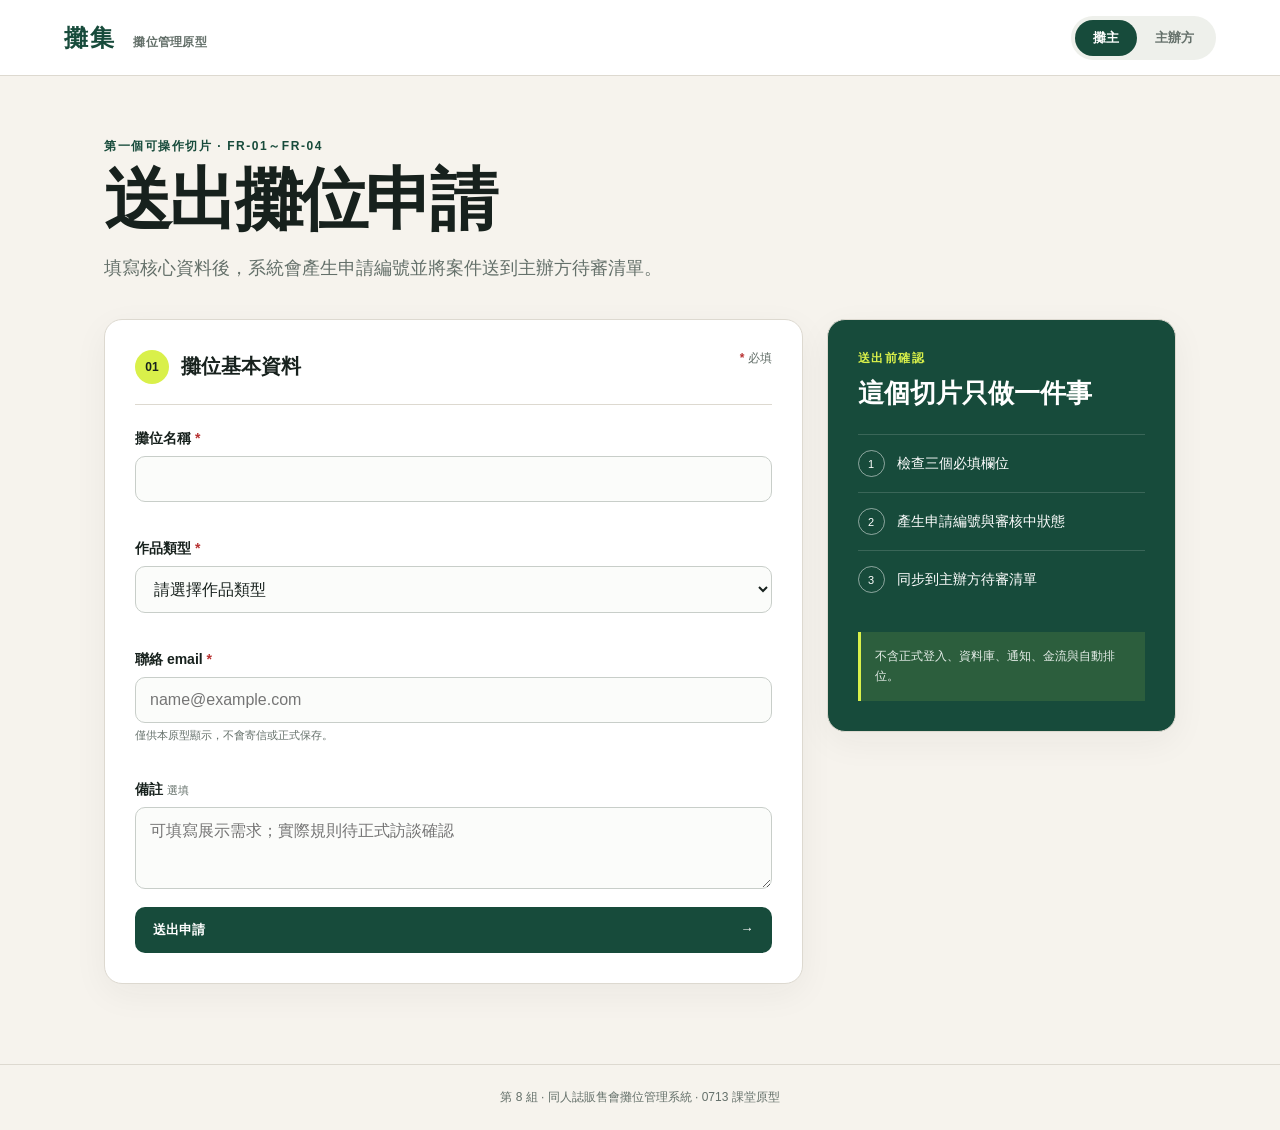
<file: 0713_Requirements_Code_/first_working_slice/index.html>
<!doctype html>
<html lang="zh-Hant">
<head>
  <meta charset="utf-8">
  <meta name="viewport" content="width=device-width, initial-scale=1">
  <title>攤集｜攤位申請原型</title>
  <link rel="stylesheet" href="styles.css">
</head>
<body>
  <header class="topbar">
    <a class="brand" href="#">攤集 <span>攤位管理原型</span></a>
    <nav aria-label="角色切換">
      <button class="role active" data-role="owner" aria-pressed="true">攤主</button>
      <button class="role" data-role="organizer" aria-pressed="false">主辦方</button>
    </nav>
  </header>

  <main>
    <section id="ownerView" class="view">
      <div class="hero">
        <p class="eyebrow">第一個可操作切片 · FR-01～FR-04</p>
        <h1>送出攤位申請</h1>
        <p>填寫核心資料後，系統會產生申請編號並將案件送到主辦方待審清單。</p>
      </div>

      <div class="layout">
        <form id="applicationForm" class="card" novalidate>
          <div class="card-heading">
            <div><span class="step">01</span><h2>攤位基本資料</h2></div>
            <span class="required-note"><b>*</b> 必填</span>
          </div>

          <label for="boothName">攤位名稱 <b>*</b></label>
          <input id="boothName" name="boothName" autocomplete="organization" aria-describedby="boothNameError">
          <p class="error" id="boothNameError"></p>

          <label for="category">作品類型 <b>*</b></label>
          <select id="category" name="category" aria-describedby="categoryError">
            <option value="">請選擇作品類型</option>
            <option>原創漫畫</option><option>二次創作</option><option>插畫／周邊</option><option>文字創作</option>
          </select>
          <p class="error" id="categoryError"></p>

          <label for="email">聯絡 email <b>*</b></label>
          <input id="email" name="email" type="email" autocomplete="email" placeholder="name@example.com" aria-describedby="emailHint emailError">
          <p class="hint" id="emailHint">僅供本原型顯示，不會寄信或正式保存。</p>
          <p class="error" id="emailError"></p>

          <label for="note">備註 <span>選填</span></label>
          <textarea id="note" name="note" rows="3" placeholder="可填寫展示需求；實際規則待正式訪談確認"></textarea>

          <button class="primary" type="submit">送出申請 <span>→</span></button>
        </form>

        <aside class="side-card">
          <p class="eyebrow">送出前確認</p>
          <h2>這個切片只做一件事</h2>
          <ol>
            <li><span>1</span>檢查三個必填欄位</li>
            <li><span>2</span>產生申請編號與審核中狀態</li>
            <li><span>3</span>同步到主辦方待審清單</li>
          </ol>
          <div class="scope-note">不含正式登入、資料庫、通知、金流與自動排位。</div>
        </aside>
      </div>

      <section id="successCard" class="success-card" hidden aria-live="polite">
        <div class="check">✓</div>
        <div><p class="eyebrow">申請已建立</p><h2 id="successId"></h2><p>送件時間：<span id="successTime"></span></p><p>目前狀態：<span class="status">審核中</span></p></div>
        <button id="goOrganizer" class="secondary">查看主辦方待審清單 →</button>
      </section>
    </section>

    <section id="organizerView" class="view" hidden>
      <div class="hero organizer-hero">
        <p class="eyebrow">主辦方工作台 · CHA-TASK-01</p>
        <h1>待審申請</h1>
        <p>此處只驗證攤主送件資料是否一致出現，不實作正式審核與資料保存。</p>
      </div>
      <div class="table-card">
        <div class="table-heading"><div><span class="live-dot"></span> 待處理案件</div><strong id="pendingCount">0 筆</strong></div>
        <div class="table-wrap">
          <table>
            <thead><tr><th>申請編號</th><th>攤位名稱</th><th>作品類型</th><th>送件時間</th><th>狀態</th></tr></thead>
            <tbody id="pendingBody"></tbody>
          </table>
        </div>
        <p id="emptyState" class="empty">目前沒有待審申請。請切換到攤主角色送出一筆資料。</p>
      </div>
    </section>
  </main>

  <footer>第 8 組 · 同人誌販售會攤位管理系統 · 0713 課堂原型</footer>
  <script src="app.js"></script>
</body>
</html>
</file>
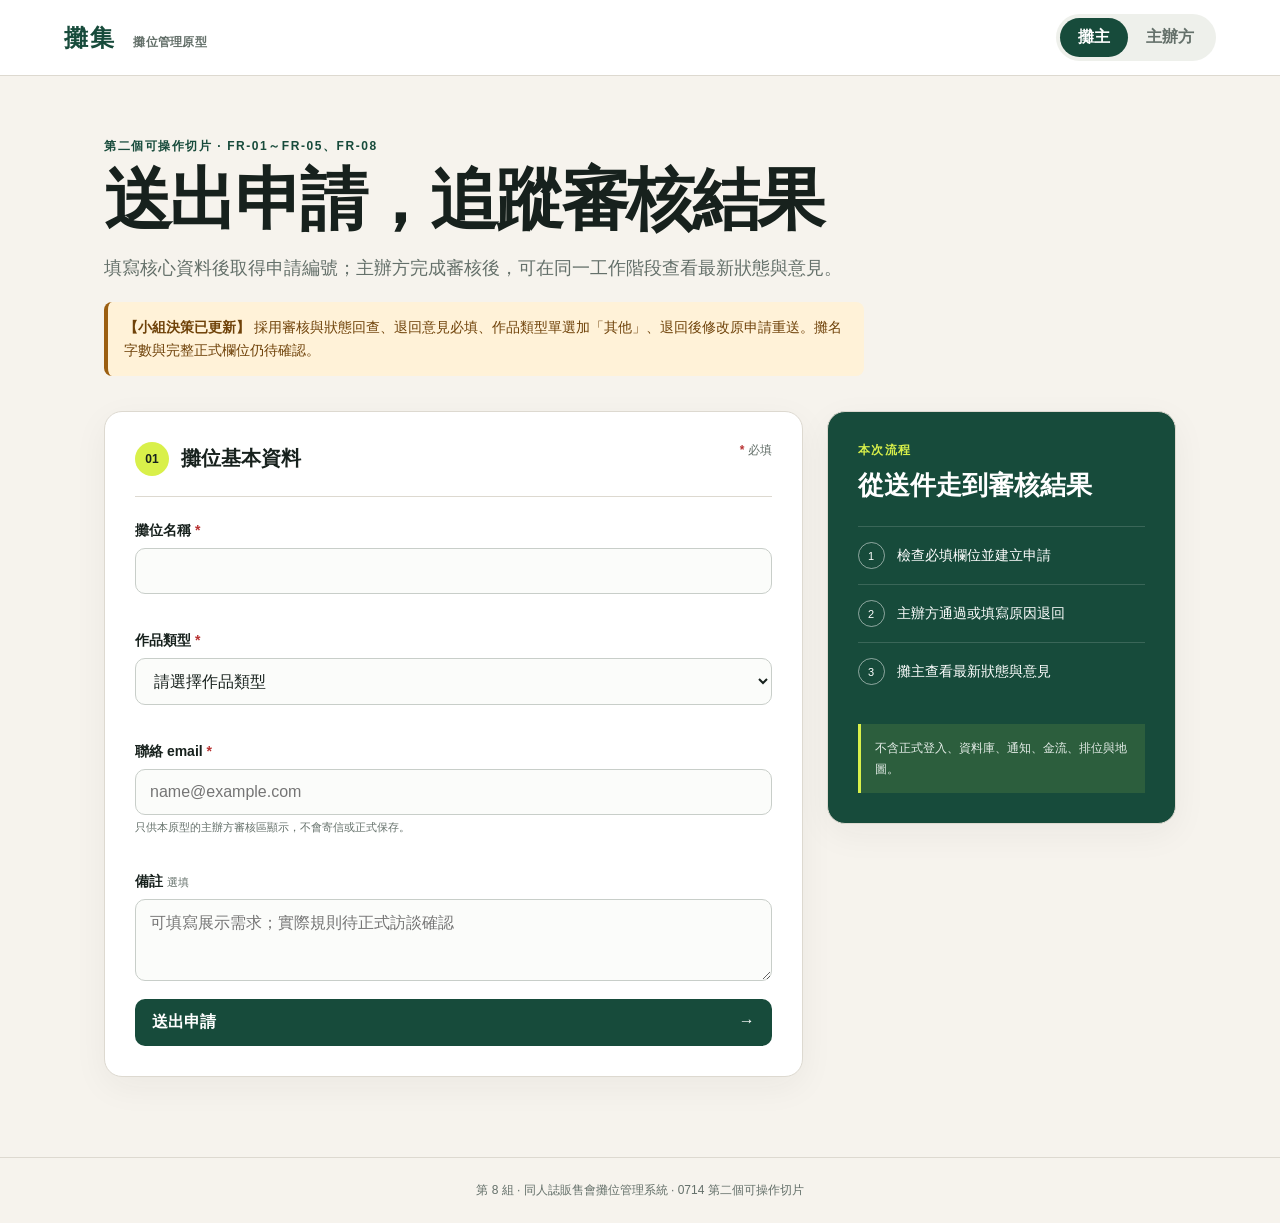
<file: 0714_User_Stories_Acceptance_Implementation/revised_or_second_working_slice/index.html>
<!doctype html>
<html lang="zh-Hant">
<head>
  <meta charset="utf-8">
  <meta name="viewport" content="width=device-width, initial-scale=1">
  <title>攤集｜申請審核原型</title>
  <link rel="stylesheet" href="styles.css">
</head>
<body>
  <header class="topbar">
    <a class="brand" href="#main">攤集 <span>攤位管理原型</span></a>
    <nav aria-label="角色切換">
      <button class="role active" data-role="owner" aria-pressed="true">攤主</button>
      <button class="role" data-role="organizer" aria-pressed="false">主辦方</button>
    </nav>
  </header>

  <main id="main">
    <section id="ownerView" class="view">
      <div class="hero">
        <p class="eyebrow">第二個可操作切片 · FR-01～FR-05、FR-08</p>
        <h1>送出申請，追蹤審核結果</h1>
        <p>填寫核心資料後取得申請編號；主辦方完成審核後，可在同一工作階段查看最新狀態與意見。</p>
        <p class="decision-warning"><strong>【小組決策已更新】</strong> 採用審核與狀態回查、退回意見必填、作品類型單選加「其他」、退回後修改原申請重送。攤名字數與完整正式欄位仍待確認。</p>
      </div>

      <div class="layout">
        <form id="applicationForm" class="card" novalidate>
          <div class="card-heading">
            <div><span class="step">01</span><h2>攤位基本資料</h2></div>
            <span class="required-note"><b>*</b> 必填</span>
          </div>

          <label for="boothName">攤位名稱 <b>*</b></label>
          <input id="boothName" name="boothName" autocomplete="organization" aria-describedby="boothNameError">
          <p class="error" id="boothNameError"></p>

          <label for="category">作品類型 <b>*</b></label>
          <select id="category" name="category" aria-describedby="categoryError">
            <option value="">請選擇作品類型</option>
            <option>原創漫畫</option>
            <option>二次創作</option>
            <option>插畫／周邊</option>
            <option>文字創作</option>
            <option>其他</option>
          </select>
          <p class="error" id="categoryError"></p>

          <div id="categoryOtherGroup" hidden>
            <label for="categoryOther">其他作品類型 <b>*</b></label>
            <input id="categoryOther" name="categoryOther" aria-describedby="categoryOtherError" placeholder="請說明作品類型">
            <p class="error" id="categoryOtherError"></p>
          </div>

          <label for="email">聯絡 email <b>*</b></label>
          <input id="email" name="email" type="email" autocomplete="email" placeholder="name@example.com" aria-describedby="emailHint emailError">
          <p class="hint" id="emailHint">只供本原型的主辦方審核區顯示，不會寄信或正式保存。</p>
          <p class="error" id="emailError"></p>

          <label for="note">備註 <span>選填</span></label>
          <textarea id="note" name="note" rows="3" placeholder="可填寫展示需求；實際規則待正式訪談確認"></textarea>

          <button id="submitButton" class="primary" type="submit">送出申請 <span aria-hidden="true">→</span></button>
        </form>

        <aside class="side-card">
          <p class="eyebrow">本次流程</p>
          <h2>從送件走到審核結果</h2>
          <ol>
            <li><span>1</span>檢查必填欄位並建立申請</li>
            <li><span>2</span>主辦方通過或填寫原因退回</li>
            <li><span>3</span>攤主查看最新狀態與意見</li>
          </ol>
          <div class="scope-note">不含正式登入、資料庫、通知、金流、排位與地圖。</div>
        </aside>
      </div>

      <section id="ownerStatusCard" class="status-card" hidden aria-live="polite" aria-labelledby="ownerStatusTitle">
        <div id="ownerStatusIcon" class="check">✓</div>
        <div class="status-content">
          <p class="eyebrow">最新申請</p>
          <h2 id="ownerStatusTitle"></h2>
          <div class="status-meta">
            <span>送件時間：<strong id="ownerStatusTime"></strong></span>
            <span>目前狀態：<strong id="ownerStatusBadge" class="status"></strong></span>
          </div>
          <p id="ownerReviewNote" class="review-note" hidden></p>
        </div>
        <div class="status-actions">
          <button id="editReturnedButton" class="secondary" hidden>修改原申請並重新送出</button>
          <button id="goOrganizer" class="secondary">前往主辦方審核 <span aria-hidden="true">→</span></button>
        </div>
      </section>
    </section>

    <section id="organizerView" class="view" hidden>
      <div class="hero organizer-hero">
        <p class="eyebrow">主辦方工作台 · FR-04、FR-05</p>
        <h1>待審申請與審核</h1>
        <p>依小組決策，正式系統的所有已登入使用者可查看 email；但本原型沒有正式登入，只能示範資料顯示，不能驗證權限政策。</p>
      </div>

      <div class="table-card">
        <div class="table-heading"><div><span class="live-dot"></span> 申請案件</div><strong id="pendingCount">0 筆待審</strong></div>
        <div class="table-wrap">
          <table>
            <thead><tr><th>申請編號</th><th>攤位名稱</th><th>作品類型</th><th>送件時間</th><th>狀態</th><th>操作</th></tr></thead>
            <tbody id="pendingBody"></tbody>
          </table>
        </div>
        <p id="emptyState" class="empty">目前沒有申請。請切換到攤主角色送出一筆假資料。</p>
      </div>

      <section id="reviewPanel" class="review-panel" hidden aria-labelledby="reviewTitle">
        <div class="review-heading">
          <div><p class="eyebrow">原型審核區</p><h2 id="reviewTitle">審核申請</h2></div>
          <span id="reviewStatus" class="status"></span>
        </div>
        <dl class="review-data">
          <div><dt>申請編號</dt><dd id="reviewId"></dd></div>
          <div><dt>攤位名稱</dt><dd id="reviewBoothName"></dd></div>
          <div><dt>作品類型</dt><dd id="reviewCategory"></dd></div>
          <div><dt>聯絡 email</dt><dd id="reviewEmail"></dd></div>
          <div class="wide"><dt>申請備註</dt><dd id="reviewApplicationNote"></dd></div>
        </dl>

        <label for="reviewComment">審核意見 <span>依 D-03：退回必填、通過選填</span></label>
        <textarea id="reviewComment" rows="3" aria-describedby="reviewCommentError" placeholder="例如：請補充作品分類"></textarea>
        <p class="error" id="reviewCommentError" aria-live="assertive"></p>
        <div class="review-actions">
          <button id="approveButton" class="approve" type="button">通過申請</button>
          <button id="returnButton" class="return" type="button">退回申請</button>
        </div>
        <p id="reviewResult" class="review-result" aria-live="polite"></p>
      </section>
    </section>
  </main>

  <footer>第 8 組 · 同人誌販售會攤位管理系統 · 0714 第二個可操作切片</footer>
  <script src="domain.js"></script>
  <script src="app.js"></script>
</body>
</html>
</file>
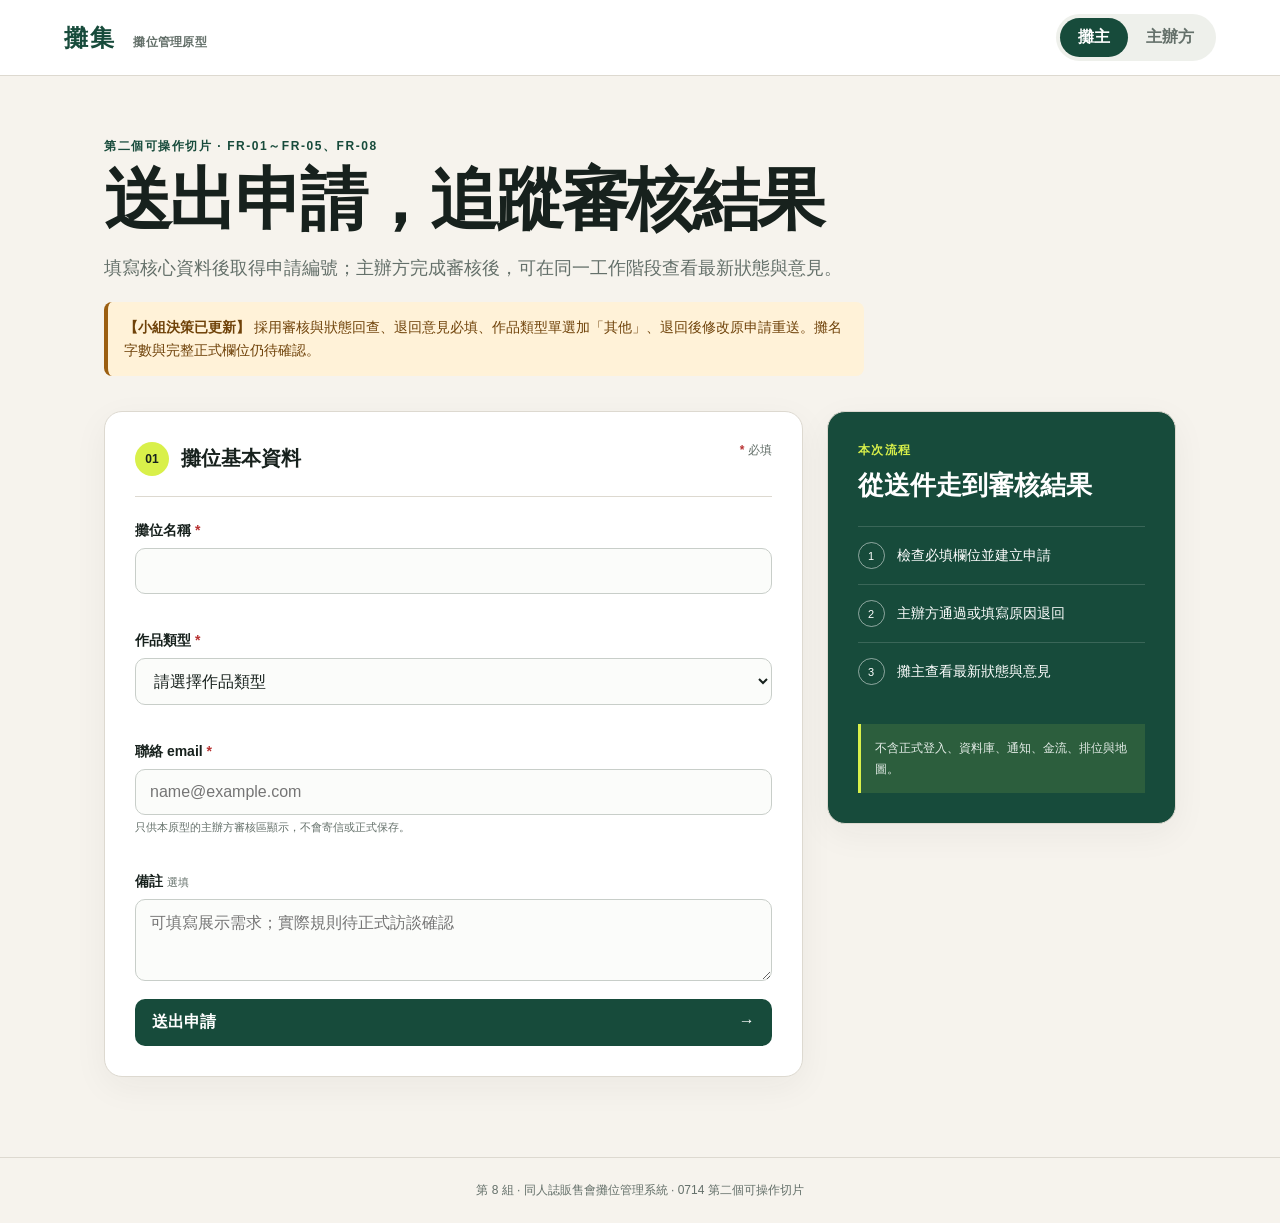
<file: 0720_Use_Case_Process_Modeling_Implementation/revised_or_third_working_slice/index.html>
<!doctype html>
<html lang="zh-Hant">
<head>
  <meta charset="utf-8">
  <meta name="viewport" content="width=device-width, initial-scale=1">
  <title>攤集｜申請審核原型</title>
  <link rel="stylesheet" href="styles.css">
</head>
<body>
  <header class="topbar">
    <a class="brand" href="#main">攤集 <span>攤位管理原型</span></a>
    <nav aria-label="角色切換">
      <button class="role active" data-role="owner" aria-pressed="true">攤主</button>
      <button class="role" data-role="organizer" aria-pressed="false">主辦方</button>
    </nav>
  </header>

  <main id="main">
    <section id="ownerView" class="view">
      <div class="hero">
        <p class="eyebrow">第二個可操作切片 · FR-01～FR-05、FR-08</p>
        <h1>送出申請，追蹤審核結果</h1>
        <p>填寫核心資料後取得申請編號；主辦方完成審核後，可在同一工作階段查看最新狀態與意見。</p>
        <p class="decision-warning"><strong>【小組決策已更新】</strong> 採用審核與狀態回查、退回意見必填、作品類型單選加「其他」、退回後修改原申請重送。攤名字數與完整正式欄位仍待確認。</p>
      </div>

      <div class="layout">
        <form id="applicationForm" class="card" novalidate>
          <div class="card-heading">
            <div><span class="step">01</span><h2>攤位基本資料</h2></div>
            <span class="required-note"><b>*</b> 必填</span>
          </div>

          <label for="boothName">攤位名稱 <b>*</b></label>
          <input id="boothName" name="boothName" autocomplete="organization" aria-describedby="boothNameError">
          <p class="error" id="boothNameError"></p>

          <label for="category">作品類型 <b>*</b></label>
          <select id="category" name="category" aria-describedby="categoryError">
            <option value="">請選擇作品類型</option>
            <option>原創漫畫</option>
            <option>二次創作</option>
            <option>插畫／周邊</option>
            <option>文字創作</option>
            <option>其他</option>
          </select>
          <p class="error" id="categoryError"></p>

          <div id="categoryOtherGroup" hidden>
            <label for="categoryOther">其他作品類型 <b>*</b></label>
            <input id="categoryOther" name="categoryOther" aria-describedby="categoryOtherError" placeholder="請說明作品類型">
            <p class="error" id="categoryOtherError"></p>
          </div>

          <label for="email">聯絡 email <b>*</b></label>
          <input id="email" name="email" type="email" autocomplete="email" placeholder="name@example.com" aria-describedby="emailHint emailError">
          <p class="hint" id="emailHint">只供本原型的主辦方審核區顯示，不會寄信或正式保存。</p>
          <p class="error" id="emailError"></p>

          <label for="note">備註 <span>選填</span></label>
          <textarea id="note" name="note" rows="3" placeholder="可填寫展示需求；實際規則待正式訪談確認"></textarea>

          <button id="submitButton" class="primary" type="submit">送出申請 <span aria-hidden="true">→</span></button>
        </form>

        <aside class="side-card">
          <p class="eyebrow">本次流程</p>
          <h2>從送件走到審核結果</h2>
          <ol>
            <li><span>1</span>檢查必填欄位並建立申請</li>
            <li><span>2</span>主辦方通過或填寫原因退回</li>
            <li><span>3</span>攤主查看最新狀態與意見</li>
          </ol>
          <div class="scope-note">不含正式登入、資料庫、通知、金流、排位與地圖。</div>
        </aside>
      </div>

      <section id="ownerStatusCard" class="status-card" hidden aria-live="polite" aria-labelledby="ownerStatusTitle">
        <div id="ownerStatusIcon" class="check">✓</div>
        <div class="status-content">
          <p class="eyebrow">最新申請</p>
          <h2 id="ownerStatusTitle"></h2>
          <div class="status-meta">
            <span>送件時間：<strong id="ownerStatusTime"></strong></span>
            <span>目前狀態：<strong id="ownerStatusBadge" class="status"></strong></span>
          </div>
          <p id="ownerReviewNote" class="review-note" hidden></p>
        </div>
        <div class="status-actions">
          <button id="editReturnedButton" class="secondary" hidden>修改原申請並重新送出</button>
          <button id="goOrganizer" class="secondary">前往主辦方審核 <span aria-hidden="true">→</span></button>
        </div>
      </section>
    </section>

    <section id="organizerView" class="view" hidden>
      <div class="hero organizer-hero">
        <p class="eyebrow">主辦方工作台 · FR-04、FR-05</p>
        <h1>待審申請與已審結果</h1>
        <p>依小組決策，正式系統的所有已登入使用者可查看 email；但本原型沒有正式登入，只能示範資料顯示，不能驗證權限政策。</p>
      </div>

      <div class="table-card">
        <div class="table-heading"><div><span class="live-dot"></span> 待審案件</div><strong id="pendingCount" aria-live="polite">0 筆待審</strong></div>
        <div class="table-wrap">
          <table>
            <caption class="sr-only">狀態為審核中的待審申請</caption>
            <thead><tr><th>申請編號</th><th>攤位名稱</th><th>作品類型</th><th>送件時間</th><th>狀態</th><th>操作</th></tr></thead>
            <tbody id="pendingBody"></tbody>
          </table>
        </div>
        <p id="emptyState" class="empty">目前沒有待審案件。請切換到攤主角色送出一筆假資料。</p>
      </div>

      <div class="table-card result-card">
        <div class="table-heading"><div><span class="result-dot"></span> 已審結果</div><strong id="reviewedCount" aria-live="polite">0 筆已審</strong></div>
        <div class="table-wrap">
          <table>
            <caption class="sr-only">狀態為通過或退回的已審結果</caption>
            <thead><tr><th>申請編號</th><th>攤位名稱</th><th>作品類型</th><th>送件時間</th><th>狀態</th><th>操作</th></tr></thead>
            <tbody id="reviewedBody"></tbody>
          </table>
        </div>
        <p id="reviewedEmptyState" class="empty">目前沒有已審結果。</p>
      </div>

      <section id="reviewPanel" class="review-panel" hidden aria-labelledby="reviewTitle">
        <div class="review-heading">
          <div><p class="eyebrow" id="reviewMode">原型審核區</p><h2 id="reviewTitle" tabindex="-1">審核申請</h2></div>
          <span id="reviewStatus" class="status"></span>
        </div>
        <dl class="review-data">
          <div><dt>申請編號</dt><dd id="reviewId"></dd></div>
          <div><dt>攤位名稱</dt><dd id="reviewBoothName"></dd></div>
          <div><dt>作品類型</dt><dd id="reviewCategory"></dd></div>
          <div><dt>聯絡 email</dt><dd id="reviewEmail"></dd></div>
          <div class="wide"><dt>申請備註</dt><dd id="reviewApplicationNote"></dd></div>
        </dl>

        <label for="reviewComment">審核意見 <span>依 D-03：退回必填、通過選填</span></label>
        <textarea id="reviewComment" rows="3" aria-describedby="reviewCommentError" placeholder="例如：請補充作品分類"></textarea>
        <p class="error" id="reviewCommentError" aria-live="assertive"></p>
        <div class="review-actions">
          <button id="approveButton" class="approve" type="button">通過申請</button>
          <button id="returnButton" class="return" type="button">退回申請</button>
        </div>
        <p id="reviewResult" class="review-result" aria-live="polite"></p>
      </section>
    </section>
  </main>

  <footer>第 8 組 · 同人誌販售會攤位管理系統 · 0714 第二個可操作切片</footer>
  <script src="domain.js"></script>
  <script src="app.js"></script>
</body>
</html>
</file>
<file: 0713_Requirements_Code_/first_working_slice/styles.css>
:root{--ink:#17211d;--muted:#64706a;--paper:#f6f3ed;--card:#fff;--line:#ddd9d0;--green:#174b3b;--lime:#d9f04a;--red:#b83232}*{box-sizing:border-box}body{margin:0;background:var(--paper);color:var(--ink);font-family:"Noto Sans TC","Microsoft JhengHei",sans-serif}.topbar{height:76px;padding:0 max(5vw,24px);display:flex;align-items:center;justify-content:space-between;border-bottom:1px solid var(--line);background:#fff}.brand{color:var(--green);font-weight:900;font-size:24px;text-decoration:none;letter-spacing:.08em}.brand span{font-size:12px;font-weight:600;color:var(--muted);margin-left:9px;letter-spacing:.02em}.topbar nav{display:flex;background:#eef0eb;padding:4px;border-radius:100px}.role{border:0;background:transparent;padding:9px 18px;border-radius:100px;color:var(--muted);font-weight:700;cursor:pointer}.role.active{background:var(--green);color:#fff}.view{max-width:1120px;margin:auto;padding:62px 24px 80px}.hero{max-width:730px;margin-bottom:35px}.eyebrow{text-transform:uppercase;font-size:12px;letter-spacing:.13em;font-weight:900;color:var(--green);margin:0 0 10px}.hero h1{font-size:clamp(38px,6vw,68px);line-height:1;margin:0 0 20px;letter-spacing:-.04em}.hero>p:last-child{font-size:18px;line-height:1.7;color:var(--muted);margin:0}.layout{display:grid;grid-template-columns:minmax(0,1.6fr) minmax(260px,.8fr);gap:24px}.card,.side-card,.success-card,.table-card{background:var(--card);border:1px solid var(--line);border-radius:18px;box-shadow:0 10px 35px rgba(34,45,39,.05)}.card{padding:30px}.card-heading{display:flex;justify-content:space-between;align-items:start;border-bottom:1px solid var(--line);padding-bottom:20px;margin-bottom:25px}.card-heading>div{display:flex;align-items:center;gap:12px}.card-heading h2{font-size:20px;margin:0}.step{width:34px;height:34px;display:grid;place-items:center;border-radius:50%;background:var(--lime);font-weight:900;font-size:12px}.required-note{font-size:12px;color:var(--muted)}b{color:var(--red)}label{display:block;font-weight:800;font-size:14px;margin:18px 0 8px}label span{font-size:11px;color:var(--muted);font-weight:500}input,select,textarea{width:100%;border:1px solid #c8cec9;border-radius:10px;background:#fbfcfa;padding:13px 14px;font:inherit;color:var(--ink);outline:none}input:focus,select:focus,textarea:focus{border-color:var(--green);box-shadow:0 0 0 3px rgba(23,75,59,.11)}.invalid{border-color:var(--red);background:#fff8f8}.error{color:var(--red);font-size:12px;min-height:15px;margin:5px 0}.hint{color:var(--muted);font-size:11px;margin:5px 0 0}.primary,.secondary{border:0;border-radius:10px;padding:14px 18px;font-weight:900;cursor:pointer}.primary{width:100%;background:var(--green);color:#fff;margin-top:14px;display:flex;justify-content:space-between}.primary:hover{background:#0f382c}.side-card{background:var(--green);color:#fff;padding:30px;align-self:start}.side-card .eyebrow{color:var(--lime)}.side-card h2{font-size:26px;line-height:1.25;margin:0 0 25px}.side-card ol{list-style:none;padding:0;margin:0}.side-card li{display:flex;align-items:center;gap:12px;padding:15px 0;border-top:1px solid rgba(255,255,255,.15);font-size:14px}.side-card li span{width:27px;height:27px;border:1px solid rgba(255,255,255,.5);display:grid;place-items:center;border-radius:50%;font-size:11px}.scope-note{margin-top:24px;background:rgba(217,240,74,.11);border-left:3px solid var(--lime);padding:14px;font-size:12px;line-height:1.7;color:#e6eee9}.success-card{margin-top:24px;padding:24px 28px;display:flex;align-items:center;gap:18px}.success-card[hidden]{display:none}.success-card .check{width:48px;height:48px;border-radius:50%;background:var(--lime);display:grid;place-items:center;font-weight:900;font-size:24px}.success-card h2{margin:0 0 6px}.success-card p{margin:2px 0}.status{color:var(--green);background:#e2f0e9;padding:4px 9px;border-radius:100px;font-size:12px;font-weight:900}.secondary{margin-left:auto;background:#edf0eb;color:var(--green)}.organizer-hero{max-width:800px}.table-card{overflow:hidden}.table-heading{padding:22px 26px;display:flex;justify-content:space-between;border-bottom:1px solid var(--line)}.live-dot{display:inline-block;width:9px;height:9px;background:var(--lime);border-radius:50%;margin-right:8px}.table-wrap{overflow:auto}table{width:100%;border-collapse:collapse}th,td{text-align:left;padding:17px 24px;border-bottom:1px solid #ece9e2;white-space:nowrap}th{font-size:11px;letter-spacing:.08em;color:var(--muted);background:#fbfaf7}td{font-size:14px}.empty{text-align:center;color:var(--muted);padding:38px}.code{font-family:ui-monospace,monospace;font-weight:800;color:var(--green)}footer{text-align:center;border-top:1px solid var(--line);padding:24px;color:var(--muted);font-size:12px}@media(max-width:760px){.brand span{display:none}.view{padding-top:38px}.layout{grid-template-columns:1fr}.success-card{align-items:flex-start;flex-wrap:wrap}.secondary{margin-left:66px}.topbar{height:66px}.role{padding:8px 12px}.hero h1{font-size:42px}}
</file>
<file: 0714_User_Stories_Acceptance_Implementation/revised_or_second_working_slice/styles.css>
:root {
  --ink: #17211d;
  --muted: #64706a;
  --paper: #f6f3ed;
  --card: #fff;
  --line: #ddd9d0;
  --green: #174b3b;
  --lime: #d9f04a;
  --red: #b83232;
  --amber: #9b5e10;
}

* { box-sizing: border-box; }
html { scroll-behavior: smooth; }
body { margin: 0; background: var(--paper); color: var(--ink); font-family: "Noto Sans TC", "Microsoft JhengHei", sans-serif; }
button, input, select, textarea { font: inherit; }
button:focus-visible, input:focus-visible, select:focus-visible, textarea:focus-visible, a:focus-visible { outline: 3px solid #8aa100; outline-offset: 3px; }

.topbar { min-height: 76px; padding: 12px max(5vw, 24px); display: flex; align-items: center; justify-content: space-between; gap: 18px; border-bottom: 1px solid var(--line); background: #fff; }
.brand { color: var(--green); font-weight: 900; font-size: 24px; text-decoration: none; letter-spacing: .08em; }
.brand span { font-size: 12px; font-weight: 600; color: var(--muted); margin-left: 9px; letter-spacing: .02em; }
.topbar nav { display: flex; background: #eef0eb; padding: 4px; border-radius: 100px; }
.role { border: 0; background: transparent; padding: 9px 18px; border-radius: 100px; color: var(--muted); font-weight: 700; cursor: pointer; }
.role.active { background: var(--green); color: #fff; }

.view { max-width: 1120px; margin: auto; padding: 62px 24px 80px; }
.hero { max-width: 760px; margin-bottom: 35px; }
.eyebrow { text-transform: uppercase; font-size: 12px; letter-spacing: .13em; font-weight: 900; color: var(--green); margin: 0 0 10px; }
.hero h1 { font-size: clamp(38px, 6vw, 68px); line-height: 1; margin: 0 0 20px; letter-spacing: -.04em; }
.hero > p:not(.eyebrow):not(.decision-warning) { font-size: 18px; line-height: 1.7; color: var(--muted); margin: 0; }
.hero .decision-warning { margin-top: 18px; padding: 14px 16px; border-left: 4px solid var(--amber); border-radius: 8px; background: #fff2d8; color: #6f4209; font-size: 14px; line-height: 1.65; }
.decision-warning strong { color: #6f4209; }
.layout { display: grid; grid-template-columns: minmax(0, 1.6fr) minmax(260px, .8fr); gap: 24px; }
.card, .side-card, .status-card, .table-card, .review-panel { background: var(--card); border: 1px solid var(--line); border-radius: 18px; box-shadow: 0 10px 35px rgba(34, 45, 39, .05); }
.card { padding: 30px; }
.card-heading { display: flex; justify-content: space-between; align-items: start; gap: 16px; border-bottom: 1px solid var(--line); padding-bottom: 20px; margin-bottom: 25px; }
.card-heading > div { display: flex; align-items: center; gap: 12px; }
.card-heading h2 { font-size: 20px; margin: 0; }
.step { width: 34px; height: 34px; display: grid; place-items: center; border-radius: 50%; background: var(--lime); font-weight: 900; font-size: 12px; }
.required-note { font-size: 12px; color: var(--muted); }
b { color: var(--red); }
label { display: block; font-weight: 800; font-size: 14px; margin: 18px 0 8px; }
label span { font-size: 11px; color: var(--muted); font-weight: 500; }
input, select, textarea { width: 100%; border: 1px solid #c8cec9; border-radius: 10px; background: #fbfcfa; padding: 13px 14px; color: var(--ink); outline: none; }
input:focus, select:focus, textarea:focus { border-color: var(--green); box-shadow: 0 0 0 3px rgba(23, 75, 59, .11); }
.invalid { border-color: var(--red); background: #fff8f8; }
.error { color: var(--red); font-size: 12px; min-height: 15px; margin: 5px 0; }
.hint { color: var(--muted); font-size: 11px; margin: 5px 0 0; }

.primary, .secondary, .approve, .return, .table-action { border: 0; border-radius: 10px; padding: 13px 17px; font-weight: 900; cursor: pointer; }
.primary { width: 100%; background: var(--green); color: #fff; margin-top: 14px; display: flex; justify-content: space-between; }
.primary:hover, .approve:hover { background: #0f382c; }
.side-card { background: var(--green); color: #fff; padding: 30px; align-self: start; }
.side-card .eyebrow { color: var(--lime); }
.side-card h2 { font-size: 26px; line-height: 1.25; margin: 0 0 25px; }
.side-card ol { list-style: none; padding: 0; margin: 0; }
.side-card li { display: flex; align-items: center; gap: 12px; padding: 15px 0; border-top: 1px solid rgba(255, 255, 255, .15); font-size: 14px; }
.side-card li span { min-width: 27px; height: 27px; border: 1px solid rgba(255, 255, 255, .5); display: grid; place-items: center; border-radius: 50%; font-size: 11px; }
.scope-note { margin-top: 24px; background: rgba(217, 240, 74, .11); border-left: 3px solid var(--lime); padding: 14px; font-size: 12px; line-height: 1.7; color: #e6eee9; }

.status-card { margin-top: 24px; padding: 24px 28px; display: flex; align-items: center; gap: 18px; border-left: 5px solid var(--lime); }
.status-card[hidden], .review-panel[hidden] { display: none; }
.status-card[data-status="approved"] { border-left-color: var(--green); }
.status-card[data-status="returned"] { border-left-color: var(--red); }
.check { min-width: 48px; height: 48px; border-radius: 50%; background: var(--lime); display: grid; place-items: center; font-weight: 900; font-size: 24px; }
.status-card[data-status="returned"] .check { background: #fde5e5; color: var(--red); }
.status-content { flex: 1; }
.status-content h2 { margin: 0 0 8px; }
.status-meta { display: flex; flex-wrap: wrap; gap: 8px 20px; color: var(--muted); font-size: 13px; }
.status-meta strong { color: var(--ink); }
.review-note { margin: 14px 0 0; padding: 12px 14px; background: #f2f4ef; border-radius: 9px; line-height: 1.6; }
.status-actions { margin-left: auto; display: flex; flex-direction: column; gap: 9px; align-items: stretch; }
.secondary { background: #edf0eb; color: var(--green); }

.organizer-hero { max-width: 840px; }
.table-card { overflow: hidden; }
.table-heading { padding: 22px 26px; display: flex; justify-content: space-between; gap: 16px; border-bottom: 1px solid var(--line); }
.live-dot { display: inline-block; width: 9px; height: 9px; background: var(--lime); border-radius: 50%; margin-right: 8px; }
.table-wrap { overflow: auto; }
table { width: 100%; border-collapse: collapse; }
th, td { text-align: left; padding: 16px 20px; border-bottom: 1px solid #ece9e2; white-space: nowrap; }
th { font-size: 11px; letter-spacing: .08em; color: var(--muted); background: #fbfaf7; }
td { font-size: 14px; }
.empty { text-align: center; color: var(--muted); padding: 38px; }
.code { font-family: ui-monospace, monospace; font-weight: 800; color: var(--green); }
.table-action { padding: 8px 12px; background: #edf0eb; color: var(--green); font-size: 12px; }
.status { display: inline-block; color: var(--green); background: #e2f0e9; padding: 4px 9px; border-radius: 100px; font-size: 12px; font-weight: 900; }
.status.returned { color: var(--red); background: #fde5e5; }
.status.pending { color: var(--amber); background: #fff2d8; }

.review-panel { margin-top: 24px; padding: 28px; }
.review-heading { display: flex; align-items: start; justify-content: space-between; gap: 20px; border-bottom: 1px solid var(--line); padding-bottom: 18px; }
.review-heading h2 { margin: 0; }
.review-data { display: grid; grid-template-columns: repeat(2, minmax(0, 1fr)); gap: 14px; margin: 22px 0; }
.review-data > div { background: #f8f8f5; border-radius: 10px; padding: 13px 15px; min-width: 0; }
.review-data .wide { grid-column: 1 / -1; }
dt { color: var(--muted); font-size: 11px; font-weight: 800; margin-bottom: 5px; }
dd { margin: 0; overflow-wrap: anywhere; }
.review-actions { display: flex; gap: 10px; margin-top: 12px; }
.approve { background: var(--green); color: #fff; }
.return { background: #fde5e5; color: var(--red); }
button:disabled { opacity: .45; cursor: not-allowed; }
.review-result { min-height: 24px; margin: 14px 0 0; color: var(--green); font-weight: 800; }

footer { text-align: center; border-top: 1px solid var(--line); padding: 24px; color: var(--muted); font-size: 12px; }

@media (max-width: 760px) {
  .brand span { display: none; }
  .view { padding-top: 38px; }
  .layout { grid-template-columns: 1fr; }
  .status-card { align-items: flex-start; flex-wrap: wrap; }
  .status-actions { margin-left: 66px; width: calc(100% - 66px); }
  .topbar { min-height: 66px; }
  .role { padding: 8px 12px; }
  .hero h1 { font-size: 42px; }
  .review-data { grid-template-columns: 1fr; }
  .review-data .wide { grid-column: auto; }
  .review-actions { flex-direction: column; }
}
</file>
<file: 0720_Use_Case_Process_Modeling_Implementation/revised_or_third_working_slice/styles.css>
:root {
  --ink: #17211d;
  --muted: #64706a;
  --paper: #f6f3ed;
  --card: #fff;
  --line: #ddd9d0;
  --green: #174b3b;
  --lime: #d9f04a;
  --red: #b83232;
  --amber: #9b5e10;
}

* { box-sizing: border-box; }
html { scroll-behavior: smooth; }
body { margin: 0; background: var(--paper); color: var(--ink); font-family: "Noto Sans TC", "Microsoft JhengHei", sans-serif; }
button, input, select, textarea { font: inherit; }
button:focus-visible, input:focus-visible, select:focus-visible, textarea:focus-visible, a:focus-visible { outline: 3px solid #8aa100; outline-offset: 3px; }
.sr-only { position: absolute; width: 1px; height: 1px; padding: 0; margin: -1px; overflow: hidden; clip: rect(0, 0, 0, 0); white-space: nowrap; border: 0; }

.topbar { min-height: 76px; padding: 12px max(5vw, 24px); display: flex; align-items: center; justify-content: space-between; gap: 18px; border-bottom: 1px solid var(--line); background: #fff; }
.brand { color: var(--green); font-weight: 900; font-size: 24px; text-decoration: none; letter-spacing: .08em; }
.brand span { font-size: 12px; font-weight: 600; color: var(--muted); margin-left: 9px; letter-spacing: .02em; }
.topbar nav { display: flex; background: #eef0eb; padding: 4px; border-radius: 100px; }
.role { border: 0; background: transparent; padding: 9px 18px; border-radius: 100px; color: var(--muted); font-weight: 700; cursor: pointer; }
.role.active { background: var(--green); color: #fff; }

.view { max-width: 1120px; margin: auto; padding: 62px 24px 80px; }
.hero { max-width: 760px; margin-bottom: 35px; }
.eyebrow { text-transform: uppercase; font-size: 12px; letter-spacing: .13em; font-weight: 900; color: var(--green); margin: 0 0 10px; }
.hero h1 { font-size: clamp(38px, 6vw, 68px); line-height: 1; margin: 0 0 20px; letter-spacing: -.04em; }
.hero > p:not(.eyebrow):not(.decision-warning) { font-size: 18px; line-height: 1.7; color: var(--muted); margin: 0; }
.hero .decision-warning { margin-top: 18px; padding: 14px 16px; border-left: 4px solid var(--amber); border-radius: 8px; background: #fff2d8; color: #6f4209; font-size: 14px; line-height: 1.65; }
.decision-warning strong { color: #6f4209; }
.layout { display: grid; grid-template-columns: minmax(0, 1.6fr) minmax(260px, .8fr); gap: 24px; }
.card, .side-card, .status-card, .table-card, .review-panel { background: var(--card); border: 1px solid var(--line); border-radius: 18px; box-shadow: 0 10px 35px rgba(34, 45, 39, .05); }
.card { padding: 30px; }
.card-heading { display: flex; justify-content: space-between; align-items: start; gap: 16px; border-bottom: 1px solid var(--line); padding-bottom: 20px; margin-bottom: 25px; }
.card-heading > div { display: flex; align-items: center; gap: 12px; }
.card-heading h2 { font-size: 20px; margin: 0; }
.step { width: 34px; height: 34px; display: grid; place-items: center; border-radius: 50%; background: var(--lime); font-weight: 900; font-size: 12px; }
.required-note { font-size: 12px; color: var(--muted); }
b { color: var(--red); }
label { display: block; font-weight: 800; font-size: 14px; margin: 18px 0 8px; }
label span { font-size: 11px; color: var(--muted); font-weight: 500; }
input, select, textarea { width: 100%; border: 1px solid #c8cec9; border-radius: 10px; background: #fbfcfa; padding: 13px 14px; color: var(--ink); outline: none; }
input:focus, select:focus, textarea:focus { border-color: var(--green); box-shadow: 0 0 0 3px rgba(23, 75, 59, .11); }
.invalid { border-color: var(--red); background: #fff8f8; }
.error { color: var(--red); font-size: 12px; min-height: 15px; margin: 5px 0; }
.hint { color: var(--muted); font-size: 11px; margin: 5px 0 0; }

.primary, .secondary, .approve, .return, .table-action { border: 0; border-radius: 10px; padding: 13px 17px; font-weight: 900; cursor: pointer; }
.primary { width: 100%; background: var(--green); color: #fff; margin-top: 14px; display: flex; justify-content: space-between; }
.primary:hover, .approve:hover { background: #0f382c; }
.side-card { background: var(--green); color: #fff; padding: 30px; align-self: start; }
.side-card .eyebrow { color: var(--lime); }
.side-card h2 { font-size: 26px; line-height: 1.25; margin: 0 0 25px; }
.side-card ol { list-style: none; padding: 0; margin: 0; }
.side-card li { display: flex; align-items: center; gap: 12px; padding: 15px 0; border-top: 1px solid rgba(255, 255, 255, .15); font-size: 14px; }
.side-card li span { min-width: 27px; height: 27px; border: 1px solid rgba(255, 255, 255, .5); display: grid; place-items: center; border-radius: 50%; font-size: 11px; }
.scope-note { margin-top: 24px; background: rgba(217, 240, 74, .11); border-left: 3px solid var(--lime); padding: 14px; font-size: 12px; line-height: 1.7; color: #e6eee9; }

.status-card { margin-top: 24px; padding: 24px 28px; display: flex; align-items: center; gap: 18px; border-left: 5px solid var(--lime); }
.status-card[hidden], .review-panel[hidden] { display: none; }
.status-card[data-status="approved"] { border-left-color: var(--green); }
.status-card[data-status="returned"] { border-left-color: var(--red); }
.check { min-width: 48px; height: 48px; border-radius: 50%; background: var(--lime); display: grid; place-items: center; font-weight: 900; font-size: 24px; }
.status-card[data-status="returned"] .check { background: #fde5e5; color: var(--red); }
.status-content { flex: 1; }
.status-content h2 { margin: 0 0 8px; }
.status-meta { display: flex; flex-wrap: wrap; gap: 8px 20px; color: var(--muted); font-size: 13px; }
.status-meta strong { color: var(--ink); }
.review-note { margin: 14px 0 0; padding: 12px 14px; background: #f2f4ef; border-radius: 9px; line-height: 1.6; }
.status-actions { margin-left: auto; display: flex; flex-direction: column; gap: 9px; align-items: stretch; }
.secondary { background: #edf0eb; color: var(--green); }

.organizer-hero { max-width: 840px; }
.table-card { overflow: hidden; }
.result-card { margin-top: 24px; }
.table-heading { padding: 22px 26px; display: flex; justify-content: space-between; gap: 16px; border-bottom: 1px solid var(--line); }
.live-dot { display: inline-block; width: 9px; height: 9px; background: var(--lime); border-radius: 50%; margin-right: 8px; }
.result-dot { display: inline-block; width: 9px; height: 9px; background: var(--green); border-radius: 50%; margin-right: 8px; }
.table-wrap { overflow: auto; }
table { width: 100%; border-collapse: collapse; }
th, td { text-align: left; padding: 16px 20px; border-bottom: 1px solid #ece9e2; white-space: nowrap; }
th { font-size: 11px; letter-spacing: .08em; color: var(--muted); background: #fbfaf7; }
td { font-size: 14px; }
.empty { text-align: center; color: var(--muted); padding: 38px; }
.code { font-family: ui-monospace, monospace; font-weight: 800; color: var(--green); }
.table-action { padding: 8px 12px; background: #edf0eb; color: var(--green); font-size: 12px; }
.status { display: inline-block; color: var(--green); background: #e2f0e9; padding: 4px 9px; border-radius: 100px; font-size: 12px; font-weight: 900; }
.status.returned { color: var(--red); background: #fde5e5; }
.status.pending { color: var(--amber); background: #fff2d8; }

.review-panel { margin-top: 24px; padding: 28px; }
.review-heading { display: flex; align-items: start; justify-content: space-between; gap: 20px; border-bottom: 1px solid var(--line); padding-bottom: 18px; }
.review-heading h2 { margin: 0; }
.review-data { display: grid; grid-template-columns: repeat(2, minmax(0, 1fr)); gap: 14px; margin: 22px 0; }
.review-data > div { background: #f8f8f5; border-radius: 10px; padding: 13px 15px; min-width: 0; }
.review-data .wide { grid-column: 1 / -1; }
dt { color: var(--muted); font-size: 11px; font-weight: 800; margin-bottom: 5px; }
dd { margin: 0; overflow-wrap: anywhere; }
.review-actions { display: flex; gap: 10px; margin-top: 12px; }
.approve { background: var(--green); color: #fff; }
.return { background: #fde5e5; color: var(--red); }
button:disabled { opacity: .45; cursor: not-allowed; }
.review-result { min-height: 24px; margin: 14px 0 0; color: var(--green); font-weight: 800; }

footer { text-align: center; border-top: 1px solid var(--line); padding: 24px; color: var(--muted); font-size: 12px; }

@media (max-width: 760px) {
  .brand span { display: none; }
  .view { padding-top: 38px; }
  .layout { grid-template-columns: 1fr; }
  .status-card { align-items: flex-start; flex-wrap: wrap; }
  .status-actions { margin-left: 66px; width: calc(100% - 66px); }
  .topbar { min-height: 66px; }
  .role { padding: 8px 12px; }
  .hero h1 { font-size: 42px; }
  .review-data { grid-template-columns: 1fr; }
  .review-data .wide { grid-column: auto; }
  .review-actions { flex-direction: column; }
}
</file>
